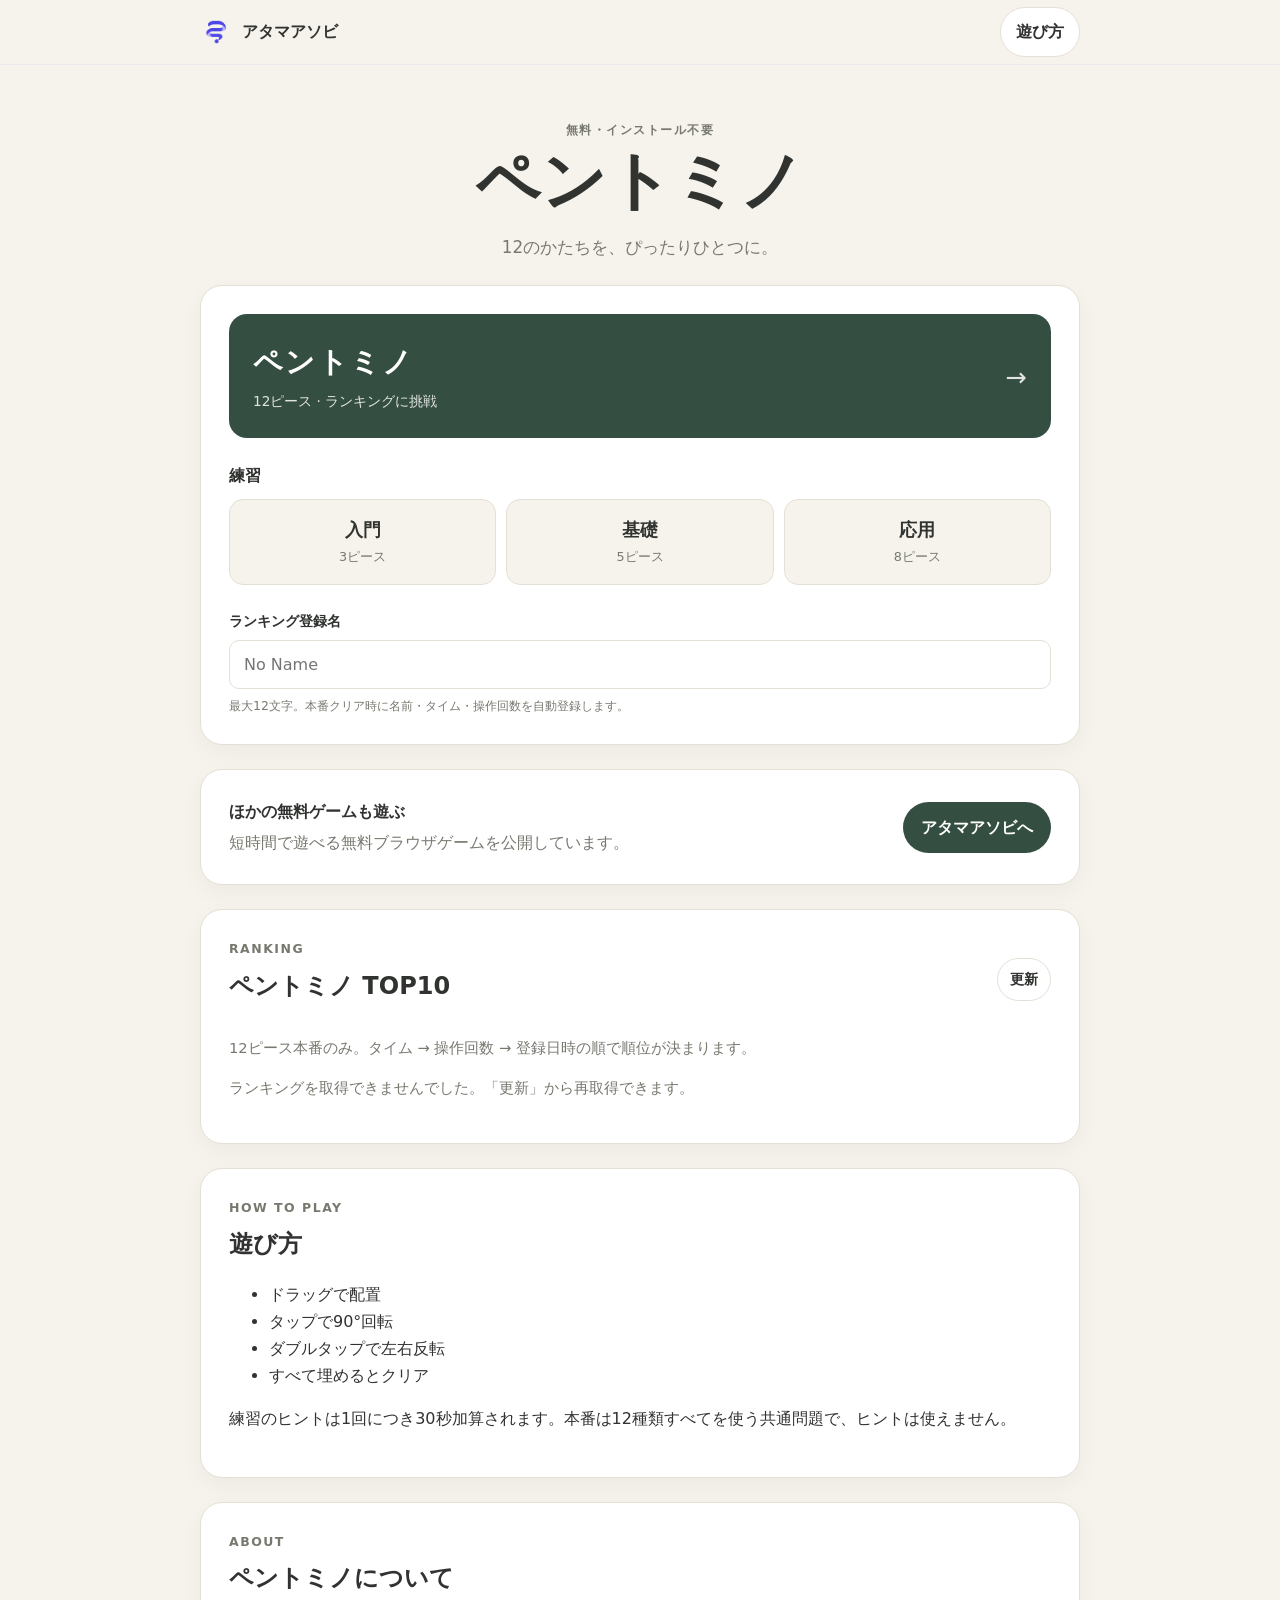
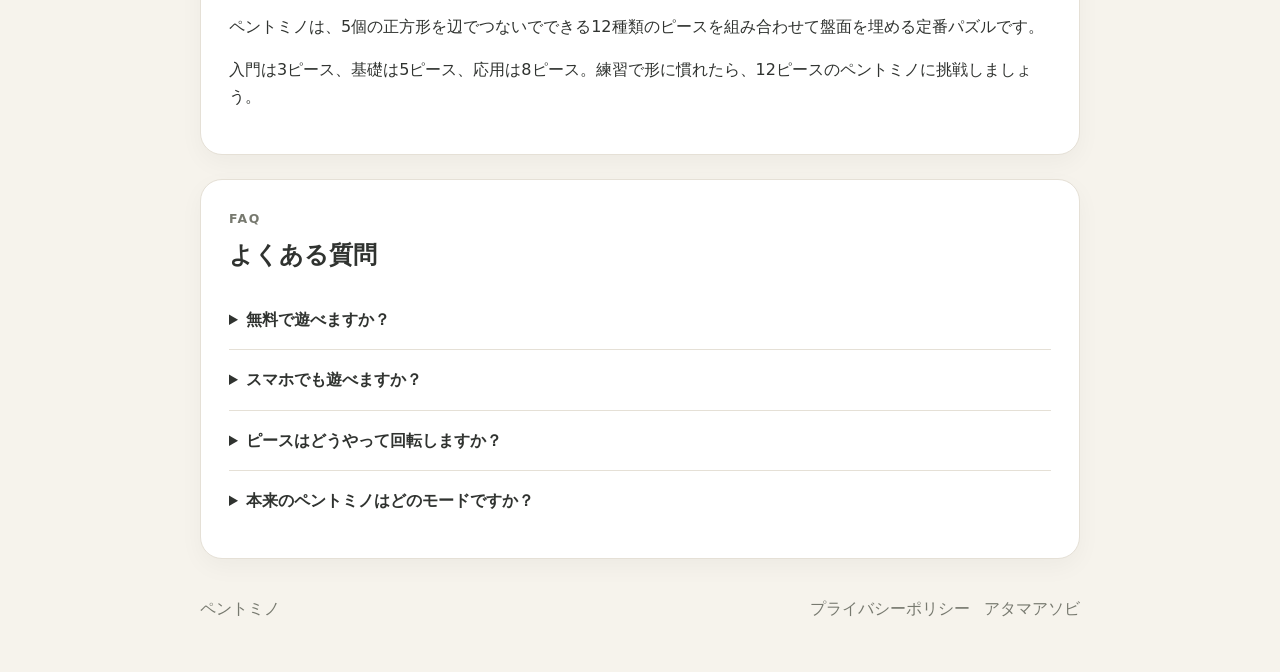
<file: index.html>
<!doctype html>
<html lang="ja">
<head>
  <meta name="google-site-verification" content="_SyaFdJ2hnigDFR-k9vLHLOKgluaLdr3Jw2lYqJnhJg" />
<meta charset="utf-8">
<meta name="viewport" content="width=device-width,initial-scale=1,viewport-fit=cover">
<title id="page-title">ペントミノ|無料で遊べる脳トレ・パズルゲーム</title>
<meta id="meta-description" name="description" content="ペントミノを無料で遊べるブラウザパズルゲームです。12種類のピースを回転・反転させて盤面を埋めよう。スマホ・PC対応、インストール不要です。">
<meta id="meta-keywords" name="keywords" content="ペントミノ,ペントミノ パズル,ペントミノ ゲーム,ペントミノ 無料,ペントミノ オンライン">
<!-- PUBLIC_URL: 公開URLを変更する場合は index.html / js/config.js / robots.txt / sitemap.xml を同期。 -->
<link id="canonical-link" rel="canonical" href="https://pentomino.vercel.app/">
<meta property="og:type" content="website">
<meta property="og:locale" content="ja_JP">
<meta id="og-title" property="og:title" content="ペントミノ|無料で遊べる脳トレ・パズルゲーム">
<meta id="og-description" property="og:description" content="ペントミノを無料で遊べるブラウザパズルゲームです。12種類のピースを回転・反転させて盤面を埋めよう。スマホ・PC対応、インストール不要です。">
<meta id="og-url" property="og:url" content="https://pentomino.vercel.app/">
<meta id="og-image" property="og:image" content="https://pentomino.vercel.app/assets/og-image.png">
<meta name="twitter:card" content="summary_large_image">
<meta id="twitter-title" name="twitter:title" content="ペントミノ|無料で遊べる脳トレ・パズルゲーム">
<meta id="twitter-description" name="twitter:description" content="ペントミノを無料で遊べるブラウザパズルゲームです。12種類のピースを回転・反転させて盤面を埋めよう。スマホ・PC対応、インストール不要です。">
<meta id="twitter-image" name="twitter:image" content="https://pentomino.vercel.app/assets/og-image.png">
<script id="game-structured-data" type="application/ld+json">{
  "@context": "https://schema.org",
  "@type": "WebApplication",
  "name": "ペントミノ",
  "description": "ペントミノを無料で遊べるブラウザパズルゲームです。12種類のピースを回転・反転させて盤面を埋めよう。スマホ・PC対応、インストール不要です。",
  "url": "https://pentomino.vercel.app/",
  "applicationCategory": "GameApplication",
  "operatingSystem": "Any",
  "offers": {
    "@type": "Offer",
    "price": "0",
    "priceCurrency": "JPY"
  }
}</script>
<script type="application/ld+json">{
  "@context": "https://schema.org",
  "@type": "FAQPage",
  "mainEntity": [
    {
      "@type": "Question",
      "name": "無料で遊べますか？",
      "acceptedAnswer": {
        "@type": "Answer",
        "text": "はい。ペントミノを無料で遊べます。インストールや会員登録は不要です。"
      }
    },
    {
      "@type": "Question",
      "name": "スマホでも遊べますか？",
      "acceptedAnswer": {
        "@type": "Answer",
        "text": "はい。スマホでは指、PCではマウスで操作できます。"
      }
    },
    {
      "@type": "Question",
      "name": "ピースはどうやって回転しますか？",
      "acceptedAnswer": {
        "@type": "Answer",
        "text": "ピースをタップすると90°回転します。素早く2回タップすると左右反転します。"
      }
    },
    {
      "@type": "Question",
      "name": "本来のペントミノはどのモードですか？",
      "acceptedAnswer": {
        "@type": "Answer",
        "text": "ホーム最上部の「ペントミノ」です。12種類すべてで60マスを埋める本番モードで、ランキングの対象です。"
      }
    }
  ]
}</script>
<link rel="icon" href="./assets/favicon.png" type="image/png">
<link rel="stylesheet" href="./css/style.css">
<!-- AdSenseを利用する場合はここにコードを配置し、config.jsのads.enabledを変更。 -->
</head>
<body>
<header class="site-header"><div class="shell header-inner">
<a id="portal-link-top" class="brand" href="https://atama-asobi.vercel.app/"><img class="brand-mark" src="./assets/atama-asobi-logo.png" alt="" width="32" height="32"><span>アタマアソビ</span></a>
<button id="howto-open" class="ghost-btn" type="button">遊び方</button>
</div></header>
<main>
<section class="hero shell"><p id="eyebrow" class="eyebrow">無料・インストール不要</p><h1 id="game-title">ペントミノ</h1><p id="game-lead" class="lead">12のかたちを、ぴったりひとつに。</p></section>
<section id="home-screen" class="shell content-card home-card" aria-label="モード選択">
<button class="main-mode" data-mode="expert" type="button"><strong>ペントミノ</strong><span>12ピース · ランキングに挑戦</span><span class="mode-arrow" aria-hidden="true">→</span></button>
<h2 class="practice-title">練習</h2>
<div class="practice-modes">
<button data-mode="easy" type="button"><strong>入門</strong><span>3ピース</span></button>
<button data-mode="normal" type="button"><strong>基礎</strong><span>5ピース</span></button>
<button data-mode="hard" type="button"><strong>応用</strong><span>8ピース</span></button>
</div>
<div class="name-field"><label for="player-name">ランキング登録名</label><input id="player-name" maxlength="12" autocomplete="nickname" placeholder="No Name" aria-describedby="name-note"><p id="name-note" class="muted">最大12文字。本番クリア時に名前・タイム・操作回数を自動登録します。</p></div>
<noscript>ペントミノを遊ぶにはJavaScriptを有効にしてください。</noscript>
</section>
<section id="play-screen" class="game-shell shell" aria-label="ペントミノのプレイ画面" hidden>
<div class="game-toolbar"><div class="play-heading"><strong>ペントミノ</strong><span id="mode-label"></span></div><div><div class="toolbar-label">PIECES</div><div id="score-display" class="toolbar-value">0 / 12</div></div><div><div class="toolbar-label">TIME</div><div id="time-display" class="toolbar-value">00:00.0</div></div></div>
<div class="play-actions"><button id="game-reset" class="small-btn" type="button">リセット</button><button id="game-hint" class="small-btn" type="button">ヒント</button><button id="game-giveup" class="small-btn" type="button">あきらめる</button></div>
<p class="operation-guide">ドラッグで配置、タップで90°回転、ダブルタップで左右反転できます。</p>
<div id="game-root" class="game-root"><div id="board-area"><div id="board" aria-label="パズル盤面"></div></div><div id="piece-tray" aria-label="ピーストレー"></div></div>
<p id="game-message" role="status" aria-live="polite"></p>
</section>
<section class="shell back-card"><div><strong>ほかの無料ゲームも遊ぶ</strong><p>短時間で遊べる無料ブラウザゲームを公開しています。</p></div><a id="portal-link-bottom" class="primary-btn" href="https://atama-asobi.vercel.app/">アタマアソビへ</a></section>
<section id="ranking-section" class="shell content-card"><div class="section-head"><div><p class="section-kicker">RANKING</p><h2>ペントミノ TOP10</h2></div><button id="ranking-refresh" class="small-btn" type="button">更新</button></div><p class="muted">12ピース本番のみ。タイム → 操作回数 → 登録日時の順で順位が決まります。</p><p id="ranking-note" class="muted" role="status"></p><div id="ranking-list" class="ranking-list"></div></section>
<section id="ad-section" class="shell content-card ad-card" hidden><p class="section-kicker">ADVERTISEMENT</p><div id="ad-slot">広告枠</div></section>
<section class="shell content-card"><p class="section-kicker">HOW TO PLAY</p><h2>遊び方</h2><div id="howto-content"><ul><li>ドラッグで配置</li><li>タップで90°回転</li><li>ダブルタップで左右反転</li><li>すべて埋めるとクリア</li></ul><p>練習のヒントは1回につき30秒加算されます。本番は12種類すべてを使う共通問題で、ヒントは使えません。</p></div></section>
<section class="shell content-card"><p class="section-kicker">ABOUT</p><h2 id="about-title">ペントミノについて</h2><div id="about-content"><p>ペントミノは、5個の正方形を辺でつないでできる12種類のピースを組み合わせて盤面を埋める定番パズルです。</p><p>入門は3ピース、基礎は5ピース、応用は8ピース。練習で形に慣れたら、12ピースのペントミノに挑戦しましょう。</p></div></section>
<section class="shell content-card"><p class="section-kicker">FAQ</p><h2>よくある質問</h2><div id="faq-list"><details class="faq-item"><summary>無料で遊べますか？</summary><p>はい。ペントミノを無料で遊べます。インストールや会員登録は不要です。</p></details><details class="faq-item"><summary>スマホでも遊べますか？</summary><p>はい。スマホでは指、PCではマウスで操作できます。</p></details><details class="faq-item"><summary>ピースはどうやって回転しますか？</summary><p>ピースをタップすると90°回転します。素早く2回タップすると左右反転します。</p></details><details class="faq-item"><summary>本来のペントミノはどのモードですか？</summary><p>ホーム最上部の「ペントミノ」です。12種類すべてで60マスを埋める本番モードで、ランキングの対象です。</p></details></div></section>
</main>
<footer class="site-footer"><div class="shell footer-inner"><span id="footer-game-name">ペントミノ</span><nav><a href="./privacy.html">プライバシーポリシー</a><a id="portal-link-footer" href="https://atama-asobi.vercel.app/">アタマアソビ</a></nav></div></footer>
<dialog id="howto-dialog"><div class="dialog-inner"><div class="dialog-head"><h2>遊び方</h2><button id="howto-close" class="icon-btn" type="button" aria-label="閉じる">×</button></div><div id="howto-dialog-content"></div></div></dialog>
<dialog id="result-dialog" aria-labelledby="result-title"><div class="dialog-inner result-inner"><p class="section-kicker">RESULT</p><h2 id="result-title">クリア！</h2><div id="result-stats" class="result-stats"></div><p id="result-message" role="status"></p><div class="result-actions"><button id="result-retry" class="primary-btn" type="button">同じ問題をもう一度</button><button id="result-next" class="ghost-btn" type="button">次の問題</button><button id="result-home" class="ghost-btn" type="button">ホームへ</button><a id="portal-link-result" class="primary-btn" href="https://atama-asobi.vercel.app/">アタマアソビへ</a></div></div></dialog>
<script src="./js/config.js"></script><script src="./js/ranking.js"></script><script src="./js/common.js"></script><script src="./js/game.js"></script>
</body>
</html>
</file>
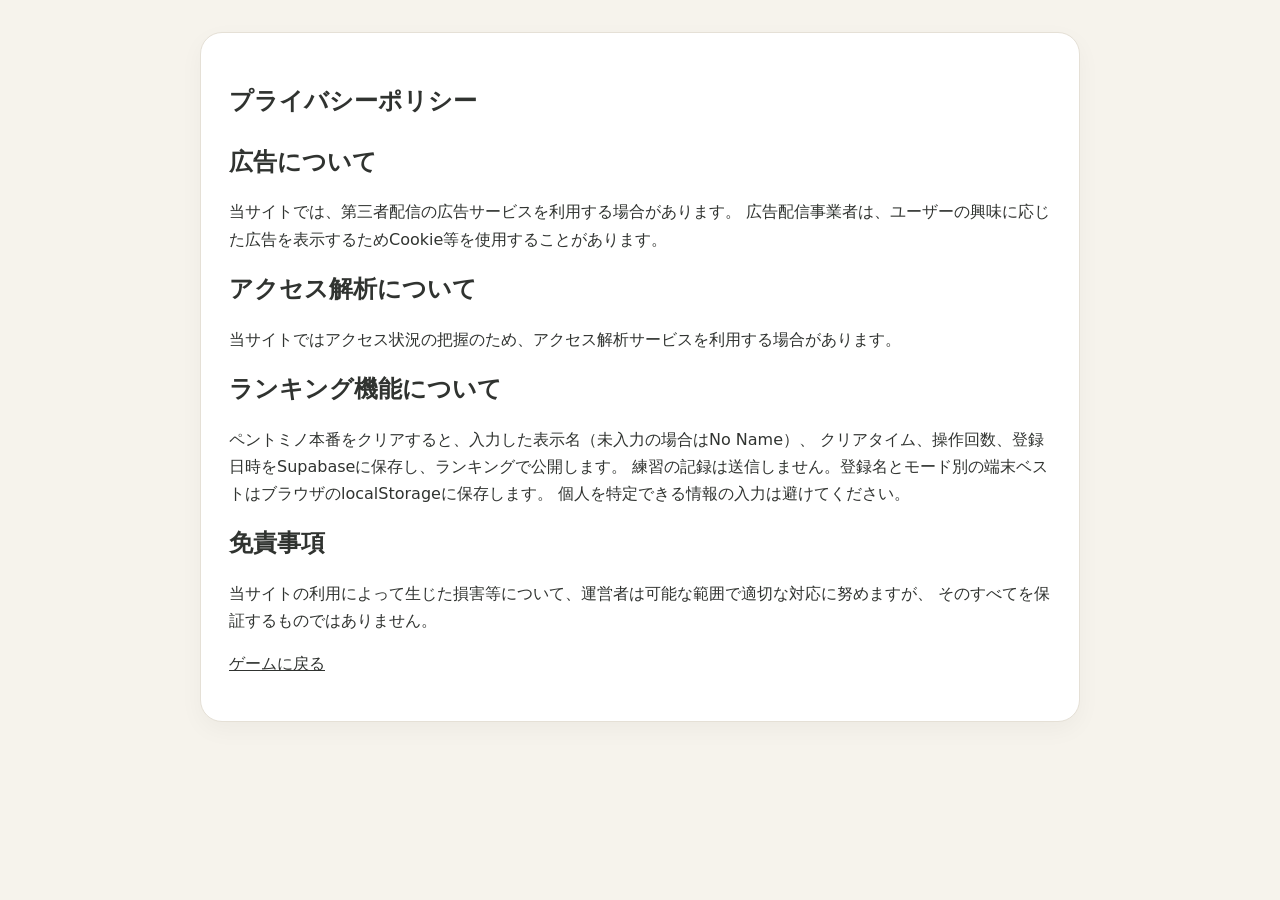
<file: privacy.html>
<!doctype html>
<html lang="ja">
<head>
  <meta charset="utf-8" />
  <meta name="viewport" content="width=device-width,initial-scale=1" />
  <title>プライバシーポリシー</title>
  <link rel="stylesheet" href="./css/style.css" />
</head>
<body>
  <main class="shell">
    <section class="content-card" style="margin-top:32px">
      <h1>プライバシーポリシー</h1>

      <h2>広告について</h2>
      <p>
        当サイトでは、第三者配信の広告サービスを利用する場合があります。
        広告配信事業者は、ユーザーの興味に応じた広告を表示するためCookie等を使用することがあります。
      </p>

      <h2>アクセス解析について</h2>
      <p>
        当サイトではアクセス状況の把握のため、アクセス解析サービスを利用する場合があります。
      </p>

      <h2>ランキング機能について</h2>
      <p>
        ペントミノ本番をクリアすると、入力した表示名（未入力の場合はNo Name）、
        クリアタイム、操作回数、登録日時をSupabaseに保存し、ランキングで公開します。
        練習の記録は送信しません。登録名とモード別の端末ベストはブラウザのlocalStorageに保存します。
        個人を特定できる情報の入力は避けてください。
      </p>

      <h2>免責事項</h2>
      <p>
        当サイトの利用によって生じた損害等について、運営者は可能な範囲で適切な対応に努めますが、
        そのすべてを保証するものではありません。
      </p>

      <p><a href="./index.html">ゲームに戻る</a></p>
    </section>
  </main>
</body>
</html>
</file>
<file: css/style.css>
:root{
  --bg:#f6f3ec;
  --panel:#ffffff;
  --text:#303330;
  --muted:#77796f;
  --line:#e5e0d6;
  --accent:#354e42;
  --radius:22px;
  --shadow:0 16px 40px rgba(20,25,35,.08);
  --shell:880px;
}

*{box-sizing:border-box}
html{scroll-behavior:smooth}
body{
  margin:0;
  background:var(--bg);
  color:var(--text);
  font-family:system-ui,-apple-system,BlinkMacSystemFont,"Segoe UI","Hiragino Sans","Yu Gothic UI",sans-serif;
  line-height:1.7;
}
button,input{font:inherit}
button,a{-webkit-tap-highlight-color:transparent}
a{color:inherit}

.shell{width:min(calc(100% - 28px),var(--shell));margin-inline:auto}

.site-header{
  position:sticky;top:0;z-index:20;
  background:rgba(246,243,236,.94);
  backdrop-filter:blur(12px);
  border-bottom:1px solid rgba(230,232,239,.8);
}
.header-inner{
  min-height:64px;display:flex;align-items:center;justify-content:space-between;gap:16px
}
.brand{display:flex;gap:10px;align-items:center;text-decoration:none;font-weight:800}
.brand-mark{
  display:block;width:32px;height:32px;flex-shrink:0;object-fit:contain
}

.hero{padding:54px 0 24px;text-align:center}
.eyebrow,.section-kicker{
  margin:0 0 6px;color:var(--muted);font-size:.78rem;font-weight:800;letter-spacing:.12em
}
.hero h1{margin:0;font-size:clamp(2.1rem,7vw,4rem);line-height:1.1}
.lead{max-width:680px;margin:16px auto 0;color:var(--muted);font-size:1.05rem}

.game-shell{
  background:var(--panel);
  border:1px solid var(--line);
  border-radius:var(--radius);
  overflow:hidden;
  box-shadow:var(--shadow);
}
.game-toolbar{
  display:grid;grid-template-columns:auto auto 1fr;gap:26px;align-items:center;
  padding:14px 18px;border-bottom:1px solid var(--line)
}
.toolbar-label{font-size:.68rem;letter-spacing:.08em;color:var(--muted);font-weight:800}
.toolbar-value{font-weight:900;font-size:1.25rem}
.toolbar-actions{display:flex;justify-content:flex-end}
.game-root{
  min-height:420px;
  padding:24px;
  display:grid;
  place-items:center;
  touch-action:manipulation;
}


.content-card,.back-card{
  margin-top:24px;background:var(--panel);border:1px solid var(--line);
  border-radius:var(--radius);padding:28px;box-shadow:0 8px 24px rgba(20,25,35,.04)
}
.content-card h2{margin:0 0 14px}
.content-card p:first-child{margin-top:0}
.back-card{display:flex;align-items:center;justify-content:space-between;gap:20px}
.back-card p{margin:.25rem 0 0;color:var(--muted)}

.primary-btn,.ghost-btn,.small-btn,.icon-btn{
  border:0;cursor:pointer;border-radius:999px;font-weight:800;transition:.15s transform,.15s opacity
}
.primary-btn{background:var(--accent);color:white;padding:12px 18px;text-decoration:none}
.ghost-btn,.small-btn{background:white;border:1px solid var(--line);color:var(--text)}
.ghost-btn{padding:10px 15px}
.small-btn{padding:8px 12px;font-size:.9rem}
.icon-btn{width:38px;height:38px;background:var(--bg);font-size:1.4rem}
button:active,.primary-btn:active{transform:scale(.98)}

.section-head{display:flex;align-items:center;justify-content:space-between;gap:16px}
.muted{color:var(--muted);font-size:.92rem}

.faq-item{border-top:1px solid var(--line);padding:16px 0}
.faq-item:first-child{border-top:0}
.faq-item summary{cursor:pointer;font-weight:800}
.faq-item p{margin:8px 0 0;color:var(--muted)}

.ranking-list{display:grid;gap:8px;margin-top:14px}
.ranking-row{
  display:grid;grid-template-columns:46px 1fr auto;gap:12px;align-items:center;
  padding:10px 12px;background:var(--bg);border-radius:12px
}
.ranking-rank{font-weight:900}
.ranking-score{font-variant-numeric:tabular-nums;font-weight:800}

.site-footer{padding:36px 0 50px;color:var(--muted)}
.footer-inner{display:flex;justify-content:space-between;gap:18px;align-items:center}
.footer-inner nav{display:flex;gap:14px;flex-wrap:wrap}
.footer-inner a{text-decoration:none}

dialog{
  width:min(calc(100% - 24px),560px);
  border:0;border-radius:24px;padding:0;box-shadow:0 25px 80px rgba(0,0,0,.25)
}
dialog::backdrop{background:rgba(17,24,39,.62)}
.dialog-inner{padding:24px}
.dialog-head{display:flex;align-items:center;justify-content:space-between;gap:16px}
.dialog-head h2{margin:0}
.result-inner{text-align:center}
.result-stats{
  display:grid;grid-template-columns:repeat(2,minmax(0,1fr));gap:10px;margin:18px 0
}
.result-stat{padding:14px;background:var(--bg);border-radius:14px}
.result-stat-label{display:block;color:var(--muted);font-size:.78rem}
.result-stat-value{font-size:1.35rem;font-weight:900}
.result-actions{display:flex;justify-content:center;gap:10px;margin-top:20px}
.ranking-form{text-align:left;margin-top:16px}
.ranking-form-row{display:flex;gap:8px;margin-top:8px}
.ranking-form input{
  flex:1;min-width:0;border:1px solid var(--line);border-radius:12px;padding:11px 12px
}

.ad-card{text-align:center}
#ad-slot{
  min-height:100px;border:1px dashed var(--line);border-radius:16px;
  display:grid;place-items:center;color:var(--muted)
}

@media (max-width:640px){
  .hero{padding-top:36px}
  .game-root{min-height:360px;padding:16px}
  .game-toolbar{grid-template-columns:auto auto 1fr;gap:16px;padding:12px 14px}
  .content-card,.back-card{padding:20px}
  .back-card,.footer-inner{align-items:stretch;flex-direction:column}
  .primary-btn{text-align:center}
}


/* ペントミノ。共通カード・ダイアログ・フッターを維持。 */
[hidden]{display:none!important}
button:disabled{opacity:.4;cursor:not-allowed}
button:focus-visible,a:focus-visible,input:focus-visible,.piece:focus-visible{outline:3px solid #a68a48;outline-offset:3px}
html{overflow-x:clip}
body{overflow-wrap:anywhere}
.home-card{margin-top:0}
.main-mode{position:relative;width:100%;padding:24px 44px 24px 24px;border:0;border-radius:18px;background:var(--accent);color:#fff;text-align:left;cursor:pointer}
.main-mode strong{display:block;font-size:1.8rem;letter-spacing:.08em}
.main-mode span{font-size:.85rem;opacity:.85}
.main-mode .mode-arrow{position:absolute;right:24px;top:34%;font-size:1.6rem}
.practice-title{font-size:1rem;margin:24px 0 10px!important}
.practice-modes{display:grid;grid-template-columns:repeat(3,minmax(0,1fr));gap:10px}
.practice-modes button{background:var(--bg);color:var(--text);border:1px solid var(--line);border-radius:14px;padding:16px 6px;cursor:pointer}
.practice-modes strong,.practice-modes span{display:block}
.practice-modes strong{font-size:1.1rem}
.practice-modes span{font-size:.8rem;color:var(--muted)}
.name-field{margin-top:24px}
.name-field label{display:block;font-size:.9rem;font-weight:700;margin-bottom:6px}
.name-field input{width:100%;min-width:0;padding:10px 14px;border:1px solid var(--line);border-radius:10px;background:#fff;font-size:16px}
.name-field p{margin:6px 0 0;font-size:.78rem}
.ranking-row{grid-template-columns:28px minmax(0,1fr) auto}
.ranking-name{overflow-wrap:anywhere}
.ranking-score{text-align:right;white-space:nowrap}
.ranking-score small{display:block;font-weight:400;font-size:.75rem;color:var(--muted)}
.result-actions{flex-direction:column}
.result-stats{grid-template-columns:1fr 1fr}
.result-stat:last-child{grid-column:1/-1}
#result-message{font-size:.85rem;color:var(--muted)}
body.is-playing .site-header,body.is-playing .hero,body.is-playing main>.content-card,
body.is-playing main>.back-card,body.is-playing .site-footer{display:none}
body.is-playing{overscroll-behavior:none}
#play-screen{height:calc(100dvh - 12px - env(safe-area-inset-top) - env(safe-area-inset-bottom));max-width:620px;margin-top:calc(6px + env(safe-area-inset-top));display:flex;flex-direction:column;padding:8px 12px;box-shadow:none;border-radius:18px}
#play-screen .game-toolbar{padding:4px 0 8px;grid-template-columns:minmax(0,1fr) auto auto;gap:18px}
.play-heading{line-height:1.3}
.play-heading strong{font-size:1.05rem;display:block}
.play-heading span{font-size:.7rem;color:var(--muted)}
.toolbar-value{font-variant-numeric:tabular-nums;white-space:nowrap}
.play-actions{display:grid;grid-template-columns:repeat(3,minmax(0,1fr));gap:8px;margin-top:8px}
.play-actions button{min-height:40px;padding:5px 4px}
.operation-guide{font-size:11px;line-height:1.6;text-align:center;margin:6px 0;flex-shrink:0}
#game-root{min-height:0;flex:1;width:100%;padding:0;display:grid;gap:8px;align-items:stretch;justify-items:stretch;touch-action:none;user-select:none;-webkit-user-select:none}
#board-area{display:grid;place-items:center;min-height:0}
#board{position:relative;flex-shrink:0;background:#f0ede6;border-radius:5px;touch-action:none}
.board-cell,.piece-cell,.preview{position:absolute}
.board-cell{background:#fffdf8;border:1px solid #ddd7ca;border-radius:3px}
.piece{position:absolute;touch-action:none;pointer-events:none;z-index:2;outline-offset:2px}
.piece-cell{background:var(--piece-color);border:1px solid rgba(255,255,255,.45);border-radius:4px;pointer-events:auto;cursor:grab;box-shadow:inset 0 -2px 0 #0000000b}
#piece-tray{display:grid;gap:6px;min-height:0;width:100%}
.tray-slot{display:grid;place-items:center;position:relative;background:#f7f5ef;border-radius:9px;min-height:0;min-width:0}
.tray-slot .piece{position:relative}
.tray-slot.is-placed{background:#f8f7f3;color:#afb8ac;font-size:16px}
.drag-source{opacity:.2}
.drag-ghost{position:fixed;z-index:1000;opacity:.9;pointer-events:none;filter:drop-shadow(0 7px 5px #0003)}
.drag-ghost .piece-cell{pointer-events:none;cursor:grabbing}
.preview{z-index:3;pointer-events:none;border-radius:3px}
.preview.valid{background:#91bca87a;border:2px solid #476e59}
.preview.invalid{background:#d09a8670;border:2px solid #ad6553}
#game-message{font-size:10px;line-height:1.5;min-height:30px;margin:5px 0 0;text-align:center;color:var(--muted);flex-shrink:0}
@media(max-width:400px){
  #play-screen{width:calc(100% - 8px);padding:6px 8px}
  #play-screen .game-toolbar{gap:12px}
  .toolbar-value{font-size:1.05rem}
  .content-card{padding:18px}
}
@media(max-height:560px){
  #play-screen{padding-top:2px}
  .play-actions{margin-top:3px}
  .play-actions button{min-height:32px}
  #game-message{min-height:15px}
  .operation-guide{margin:3px 0}
}
@media(prefers-reduced-motion:reduce){html{scroll-behavior:auto}button{transition:none}}
</file>
